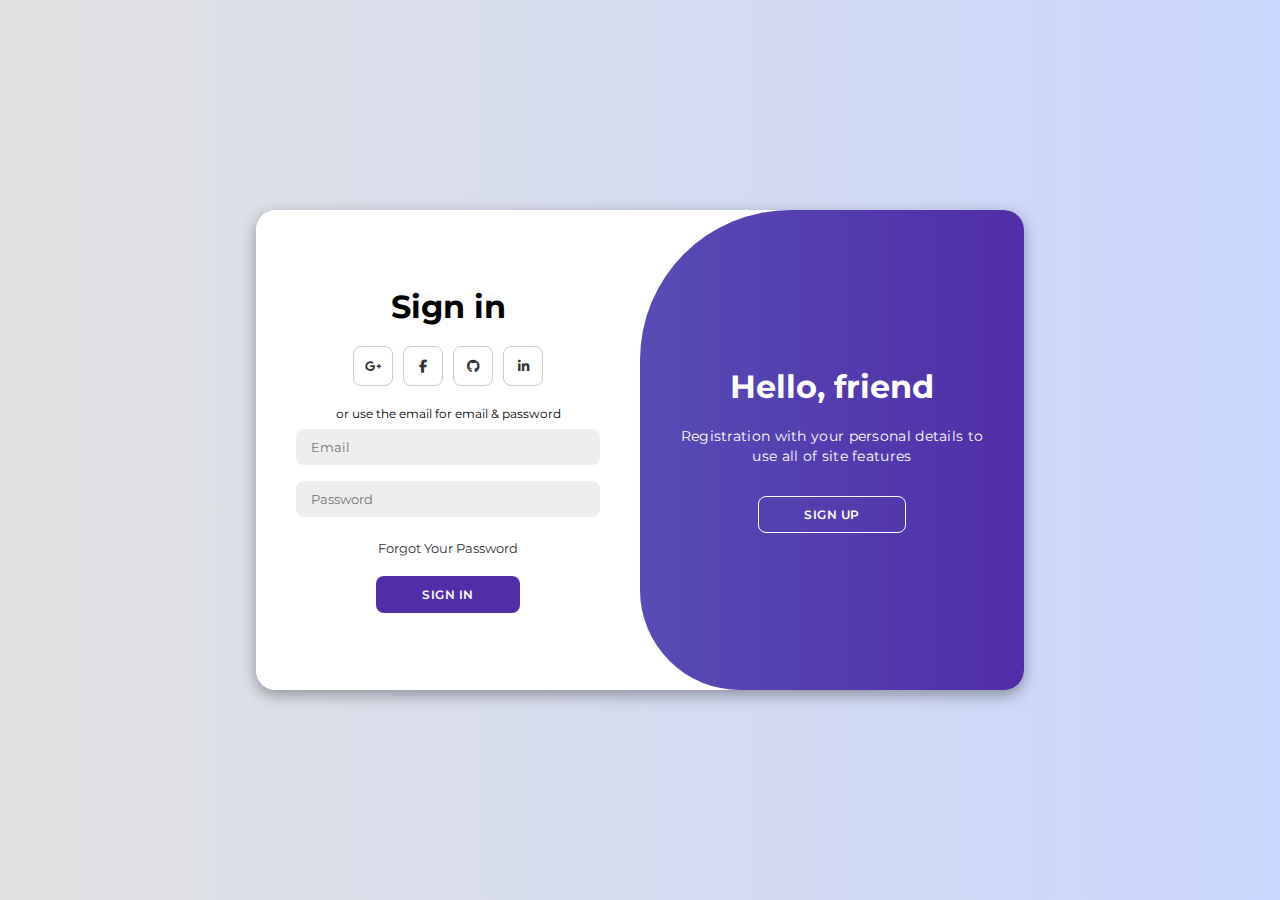
<file: Membuat login modern/index.html>
<!DOCTYPE html>
<html lang="en">
<head>
    <meta charset="UTF-8">
    <meta name="viewport" content="width=device-width, initial-scale=1.0">
    <link rel="stylesheet" href="style.css">
    <link rel="stylesheet" href="https://cdnjs.cloudflare.com/ajax/libs/font-awesome/6.5.1/css/all.min.css">
    <title>Modern Log In</title>
</head>
<body>
    
    <div class="container" id="container">

        <div class="form-container sign-up">
            <form action="">
                <h1>Create Acount</h1>
                <div class="social-icon">
                    <a href="#" class="icon"><i class="fa-brands fa-google-plus-g"></i></a>
                    <a href="#" class="icon"><i class="fa-brands fa-facebook-f"></i></a>
                    <a href="#" class="icon"><i class="fa-brands fa-github"></i></a>
                    <a href="#" class="icon"><i class="fa-brands fa-linkedin-in"></i></a>
                </div>
                <span>or use the email for registration</span>
                <input type="text" placeholder="Name">
                <input type="email" placeholder="Email">
                <input type="password" placeholder="Password">
                <button>Sign up</button>
            </form>
        </div>

        <div class="form-container sign-in">
            <form action="">
                <h1>Sign in</h1>
                <div class="social-icon">
                    <a href="#" class="icon"><i class="fa-brands fa-google-plus-g"></i></a>
                    <a href="#" class="icon"><i class="fa-brands fa-facebook-f"></i></a>
                    <a href="#" class="icon"><i class="fa-brands fa-github"></i></a>
                    <a href="#" class="icon"><i class="fa-brands fa-linkedin-in"></i></a>
                </div>
                <span>or use the email for email & password</span>
                <input type="email" placeholder="Email">
                <input type="password" placeholder="Password">
                <a href="#">Forgot Your Password</a>
                <button>Sign in</button>
            </form>
        </div>

        <div class="toogle-container">
            <div class="toogle">
                <div class="toogle-panel toogle-left">
                    <h1>Welcome back</h1>
                    <p>Enter your personal details to use all of site features</p>
                    <button class="hidden" id="login">Sign In</button>
                </div>
                <div class="toogle-panel toogle-right">
                    <h1>Hello, friend</h1>
                    <p>Registration with your personal details to use all of site features</p>
                    <button class="hidden" id="register">Sign Up</button>
                </div>
            </div>
        </div>

    </div>

    <script src="script.js"></script>
</body>
</html>
</file>
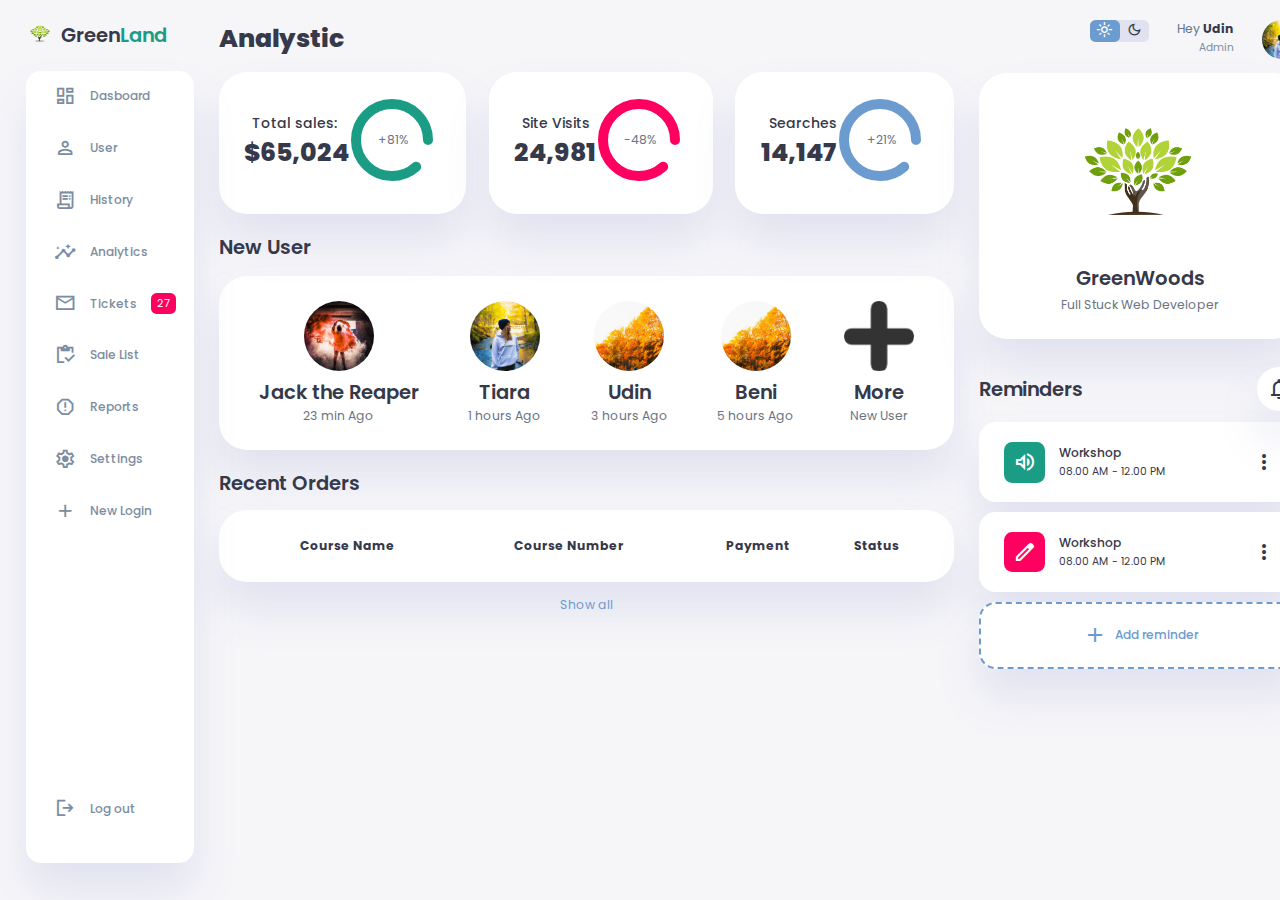
<file: responsive web/index.html>
<!DOCTYPE html>
<html lang="en">
<head>
    <meta charset="UTF-8">
    <meta name="viewport" content="width=device-width, initial-scale=1.0">
    <link href="https://fonts.googleapis.com/css2?family=Material+Symbols+Sharp" rel="stylesheet" />
    <link rel="stylesheet" href="https://fonts.googleapis.com/css2?family=Material+Symbols+Outlined:opsz,wght,FILL,GRAD@24,400,0,0" />
    <link rel="stylesheet" href="style.css">
    <title>Responsive Dasboard 1</title>
</head>
<body>
    
    <div class="container">
        <!-- SideBar -->
        <aside>
            <div class="toggle">
                <div class="logo">
                    <img src="img/greenwoods.png" alt="">
                    <h2>Green<span class="success">Land</span></h2>

                    <div class="close" id="close-btn">
                        <span class="material-symbols-sharp">
                            close
                        </span>
                    </div>
                </div>
            </div>

            <div class="sidebar">
                <a href="#">
                    <span class="material-symbols-sharp">
                        dashboard
                    </span>
                    <h3>Dasboard</h3>
                </a>
                <a href="#">
                    <span class="material-symbols-sharp">
                        person_outline
                    </span>
                    <h3>User</h3>
                </a>
                <a href="#">
                    <span class="material-symbols-sharp">
                        receipt_long
                    </span>
                    <h3>History</h3>
                </a>
                <a href="#">
                    <span class="material-symbols-sharp">
                        insights
                    </span>
                    <h3>Analytics</h3>
                </a>
                <a href="#">
                    <span class="material-symbols-sharp">
                        mail_outline
                    </span>
                    <h3>Tickets</h3>
                    <div class="message-count">27</div>
                </a>
                <a href="#">
                    <span class="material-symbols-sharp">
                        inventory
                    </span>
                    <h3>Sale List</h3>
                </a>
                <a href="#">
                    <span class="material-symbols-sharp">
                        report
                    </span>
                    <h3>Reports</h3>
                </a>
                <a href="#">
                    <span class="material-symbols-sharp">
                        settings
                    </span>
                    <h3>Settings</h3>
                </a>

                <a href="#">
                    <span class="material-symbols-sharp">
                        add
                    </span>
                    <h3>New Login</h3>
                </a>
                <a href="#">
                    <span class="material-symbols-sharp">
                        logout
                    </span>
                    <h3>Log out</h3>
                </a>
            </div>
        </aside>
    <!-- Akhir Sidebar -->

    <!-- Main Content -->
    <main>
        <h1>Analystic</h1>
        <!-- analyses -->
        <div class="analyse">
            <div class="sales">
                <div class="status">
                    <div class="info">
                        <h3>Total sales: </h3>
                        <h1>$65,024</h1>
                    </div>
                    <div class="progress">
                        <svg>
                            <circle cx="38" cy="38" r="36"></circle>
                        </svg>
                        <div class="percentage">
                            <p>+81%</p>
                        </div>
                    </div>
                </div>
            </div>

            <div class="visits">
                <div class="status">
                    <div class="info">
                        <h3>Site Visits</h3>
                        <h1>24,981</h1>
                    </div>
                    <div class="progress">
                        <svg>
                            <circle cx="38" cy="38" r="36"></circle>
                        </svg>
                        <div class="percentage">
                            <p>-48%</p>
                        </div>
                    </div>
                </div>
            </div>

            <div class="searches">
                <div class="status">
                    <div class="info">
                        <h3>Searches</h3>
                        <h1>14,147</h1>
                    </div>
                    <div class="progress">
                        <svg>
                            <circle cx="38" cy="38" r="36"></circle>
                        </svg>
                        <div class="percentage">
                            <p>+21%</p>
                        </div>
                    </div>
                </div>
            </div>
        </div>
        <!-- End of Analystics -->

        <!-- new User -->
        <div class="new-user">
            <h2>New User</h2>
            <div class="user-list">
                <div class="user">
                    <img src="img/cool.jpg" alt="">
                    <h2>Jack the Reaper</h2>
                    <p>23 min Ago</p>
                </div>
                <div class="user">
                    <img src="img/cool 2.jpg" alt="">
                    <h2>Tiara</h2>
                    <p>1 hours Ago</p>
                </div>
                <div class="user">
                    <img src="img/cool 3.jpg" alt="">
                    <h2>Udin</h2>
                    <p>3 hours Ago</p>
                </div>
                <div class="user">
                    <img src="img/cool 3.jpg" alt="">
                    <h2>Beni</h2>
                    <p>5 hours Ago</p>
                </div>
                <div class="user">
                    <img src="img/plus.png" alt="">
                    <h2>More</h2>
                    <p>New User</p>
                </div>
            </div>
        </div>
        <!-- End New User -->

        <!-- Recent Orders Table -->
        <div class="recent-orders">
            <h2>Recent Orders</h2>
            <table>
                <thead>
                    <tr>
                        <th>Course Name</th>
                        <th>Course Number</th>
                        <th>Payment</th>
                        <th>Status</th>
                        <th></th>
                    </tr>
                </thead>
                <tbody></tbody>
            </table>
            <a href="#">Show all</a>
        </div>

    </main>
    <!-- End of main -->

    <!-- Right Section -->
    <div class="right-section">
        <div class="nav">
            <button id="menu-btn">
                <span class="material-symbols-outlined">
                    menu
                </span>
            </button>
            <div class="dark-mode" id="darkMode">
                <span class="material-symbols-outlined active">
                    light_mode
                </span>
                <span class="material-symbols-outlined">
                    dark_mode
                </span>
            </div>


            <div class="profile">
                <div class="info">
                    <p>Hey <b>Udin</b></p>
                    <small class="text-muted">Admin</small>
                </div>
                <div class="profile-photo">
                    <img src="img/cool 2.jpg" alt="">
                </div>
            </div>

        </div>
        <!-- End Nav -->

        <div class="user-profile">
            <div class="logo">
                <img src="img/greenwoods.png">
                <h2>GreenWoods</h2>
                <p>Full Stuck Web Developer</p>
            </div>
        </div>

        <div class="reminder">
            <div class="header">
                <h2>Reminders</h2>
                <span class="material-symbols-outlined">
                    notifications
                    </span>
            </div>

            <div class="notification">
                <div class="icon">
                    <span class="material-symbols-outlined">
                        volume_up
                    </span>
                </div>
                <div class="content">
                    <div class="info">
                        <h3>Workshop</h3>
                        <small class="text_muted">
                            08.00 AM - 12.00 PM
                        </small>
                    </div>
                    <span class="material-symbols-outlined">
                        more_vert
                    </span>
                </div>
            </div>

           

            <div class="notification deactive">
                <div class="icon">
                    <span class="material-symbols-outlined">
                        edit
                    </span>
                </div>
                <div class="content">
                    <div class="info">
                        <h3>Workshop</h3>
                        <small class="text_muted">
                            08.00 AM - 12.00 PM
                        </small>
                    </div>
                    <span class="material-symbols-outlined">
                        more_vert
                    </span>
                </div>
            </div>

            <div class="notification add-reminder">
                <div>
                    <span class="material-symbols-outlined">
                        add
                    </span>
                    <h3>Add reminder</h3>
                </div>
    
            </div>
        </div>

    </div>

    <script src="orders.js"></script>
    <script src="index.js"></script>
</body>
</html>
</file>
<file: Membuat login modern/style.css>
@import url('https://fonts.googleapis.com/css2?family=Montserrat:ital,wght@0,200;0,300;0,400;1,400&display=swap');

* {
    margin: 0;
    padding: 0;
    box-sizing: border-box;
    font-family: 'Montserrat', sans-serif;
}

body{
    background-color: #c9d6ff;
    background: linear-gradient(to right, #e2e2e2, #c9d6ff);
    display: flex;
    align-items: center;
    justify-content: center;
    flex-direction: column;
    height: 100vh;
}

.container {
    background-color: #fff;
    border-radius: 20px;
    box-shadow: 0px 5px 15px rgba(0, 0, 0, 0.35);
    position: relative;
    overflow: hidden;
    width: 768px;
    max-width: 100%;
    min-height: 480px;
}

.container p{
    font-size: 14px;
    line-height: 20px;
    letter-spacing: 0.3px;
    margin: 20px 0;
}

.container span{
    font-size: 12px;
}

.container a{
    color: #333;
    font-size: 13px;
    text-decoration: none;
    margin: 15px 0 10px;
}

.container button{
    background-color: #512da8;
    color: #fff;
    font-size: 12px;
    padding: 10px 45px;
    border: 1px solid transparent;
    border-radius: 8px;
    font-weight: 600;
    letter-spacing: 0.5px;
    text-transform: uppercase;
    margin-top: 10px;
    cursor: pointer;
}

.container button.hidden{
    background-color: transparent;
    border:1px solid #fff;
}

.container form{
    background-color: #fff;
    display: flex;
    align-items: center;
    justify-content: center;
    flex-direction: column;
    padding: 0 40px;
    height: 100%;
}

.container input{
    background-color: #eee;
    border: none;
    margin: 8px 0;
    padding: 10px 15px;
    font-size: 13px;
    border-radius: 8px;
    width: 100%;
    outline: none;
}

.form-container{
    position: absolute;
    top: 0;
    height: 100%;
    transition: all 0.6s ease-in-out;
}

.sign-in{
    left: 0;
    width: 50%;
    z-index: 2;
}

.container.active .sign-in{
    transform: translate(100%);
}

.sign-up{
    left: 0;
    width: 50%;
    opacity: 0;
    z-index: 1;
}

.container.active .sign-up{
    transform: translate(100%);
    opacity: 1;
    z-index: 5;
    animation: move 0.6s;
}

@keyframes move{
    0%, 49.99%{
        opacity: 0;
        z-index: 1;
    }
    50%, 100%{
        opacity: 1;
        z-index: 5;
    }
}

.social-icon{
    margin: 20px 0;
}

.social-icon a{
    border: 1px solid #ccc;
    border-radius: 20%;
    display: inline-flex;
    justify-content: center;
    align-items: center;
    margin: 0 3px;
    width: 40px;
    height: 40px;
}

.toogle-container {
    position: absolute;
    top: 0;
    width: 50%;
    left: 50%;
    height: 100%;
    overflow: hidden;
    transition: all 0.6s ease-in-out;
    border-radius: 150px 0 0 100px;
    z-index: 1000;
}

.container.active .toogle-container{
    transform: translateX(-100%);
    border-radius: 0 150px 100px 0;
}

.toogle{
    background-color: #512da8;
    height: 100%;
    background: linear-gradient(to right, #5c6bc0, #512da8);
    color: #fff;
    position: relative;
    left: -100%;
    height: 100%;
    width: 200%;
    transform: translate(0);
    transition: all 0.6s ease-in-out;
}

.container.active .toogle{
    transform: translateX(50%);
}

.toogle-panel{
    position: absolute;
    width: 50%;
    height: 100%;
    display: flex;
    align-items: center;
    justify-content: center;
    flex-direction: column;
    padding: 0 30px;
    text-align: center;
    top: 0;
    transform: translateX(0);
    transition: all 0.6s ease-in-out;
}

.toogle-left{
    transform: translateX(-200%);
}

.container.active .toogle-left{
    transform: translateX(0);
}

.toogle-right{
    right: 0;
    transform: translateX(0);
}

.container.active .toogle-right{
    transform: translateX(200%);
}
</file>
<file: responsive web/style.css>
@import url('https://fonts.googleapis.com/css2?family=Poppins:ital,wght@0,300;0,400;1,200;1,300;1,500&display=swap');

:root{
    --color-primary: #6C9BCF;
    --color-danger: #FF0060;
    --color-success: #1B9C85;
    --color-warning: #F7D060;
    --color-white: #fff;
    --color-info-dark: #7d8da1;
    --color-dark: #363949;
    --color-light: rgba(132, 139, 200, 0.18);
    --color-dark-variant: #677483;
    --color-background: #f6f6f9;

    --card-border-radius: 2rem;
    --border-radius-1: 0.4rem;
    --border-radius-2: 1.2rem;

    --card-padding: 1.8rem;
    --padding-1: 1.2rem;

    --box-shadow: 0 2rem 3rem var(--color-light);
}

.dark-mode-variables{
    --color-background: #181a1e;
    --color-white: #202528;
    --color-dark: #edeffd;
    --color-dark-variant: #a3bdcc;
    --color-light: rgba(0, 0, 0, 0.4);
    --box-shadow: 0 2rem 3rem var(--color-light);
}

*{
    margin: 0;
    padding: 0;
    appearance: 0;
    outline: 0;
    border: 0;
    text-decoration: none;
    box-sizing: border-box;
}

html{
    font-size: 14px;
}

body{
    width: 100vw;
    height: 100vh;
    font-family: 'Poppins', sans-serif;
    font-size: 0.88rem;
    user-select: none;
    overflow-x: none;
    color: var(--color-dark);
    background-color: var(--color-background);
}

a{
    color: var(--color-dark);
}

img{
    display: block;
    width: 100%;
    object-fit: cover;
}

h1{
    font-weight: 800;
    font-size: 1.8rem;
}

h2{
    font-weight: 600;
    font-size: 1.4rem;
}

h3{
    font-weight: 500;
    font-size: 0.87rem;
}

small{
    font-size: 0.76rem;
}

p{
    color: var(--color-dark-variant);
}

b{
    color: var(--color-dark);
}

.text-muted{
    color: var(--color-info-dark);
}

.primary{
    color: var(--color-primary);
}

.danger{
    color: var(--color-danger);
}

.success{
    color: var(--color-success);
}

.warning{
    color: var(--color-warning);
}

.container{
    display: grid;
    width: 96%;
    margin: 0 auto;
    gap: 1.8rem;
    grid-template-columns: 12rem auto 23rem;
}

aside{
    height: 100vh;
}

aside .toggle{
    display: flex;
    align-items: center;
    justify-content: space-between;
    margin-top: 1.4rem;
}

aside .toggle .logo{
    display: flex;
    gap: 0.5rem;
}

aside .toggle .logo img{
    width: 2rem;
    height: 2rem;
}

aside .toggle .close{
    padding-right: 1rem;
    display: none;
}

aside .sidebar{
    display: flex;
    flex-direction: column;
    background-color: var(--color-white);
    box-shadow: var(--box-shadow);
    border-radius: 15px;
    height: 88vh;
    position: relative;
    top: 1.5rem;
    transition: all 0.3 ease;
}

aside .sidebar:hover{
    box-shadow: none;
}

aside .sidebar a{
    display: flex;
    align-items: center;
    color: var(--color-info-dark);
    height: 3.7rem;
    gap: 1rem;
    position: relative;
    margin-left: 2rem;
    transition: all 0.3s ease;
}

aside .sidebar a span{
    font-size: 1.6rem;
    transition: all 0.3s ease;
}

aside .sidebar a:last-child{
    position: absolute;
    bottom: 2rem;
    width: 100%;
}

aside .sidebar a.active{
    width: 100%;
    color: var(--color-primary);
    background-color: var(--color-light);
    margin-left: 0;
}

aside .sidebar a.active::before{
    content: '';
    width: 6px;
    height: 18px;
    background-color: var(--color-primary);
}

aside .sidebar a.active span{
    color: var(--color-primary);
    margin-left: calc(1rem - 3rem);
}

aside .sidebar a:hover{
    color: var(--color-primary);
}

aside .sidebar a:hover span{
    margin-left: 0.6rem;
}

aside .sidebar .message-count{
    background-color: var(--color-danger);
    padding: 2px 6px;
    color: var(--color-white);
    font-size: 11px;
    border-radius: var(--border-radius-1);
}

/* Main Content analyse*/
main{
    margin-top: 1.4rem;
}

main .analyse{
    display: grid;
    grid-template-columns: repeat(3, 1fr);
    gap: 1.6rem;
}

main .analyse > div{
    background-color: var(--color-white);
    padding: var(--card-padding);
    border-radius: var(--card-border-radius);
    margin-top: 1rem;
    box-shadow: var(--box-shadow);
    cursor: pointer;
    transition: all 0.3s ease;
}

main .analyse > div:hover{
    box-shadow: none;
}

main .analyse > div .status{
    display: flex;
    align-items: center;
    justify-content: space-between;
}

main .analyse h3{
    margin-left: 0.6rem;
    font-size: 1rem;
}

main .analyse .progress{
    position: relative;
    width: 92px;
    height: 92px;
    border-radius: 50%;
}

main .analyse svg{
    width: 7rem;
    height: 7rem;
}

main .analyse svg circle{
    fill: none;
    stroke-width: 10;
    stroke-linecap: round;
    transform: translate(5px, 5px);
}

main .analyse .sales svg circle{
    stroke: var(--color-success);
    stroke-dashoffset: -30; /*ini agar potongan itu bisa dipindahkan */
    stroke-dasharray: 200;  /*ini untuk memotong garis lingkaran biar ada celah */
}

main .analyse .visits svg circle{
    stroke: var(--color-danger);
    stroke-dashoffset: -30; 
    stroke-dasharray: 200;  
}

main .analyse .searches svg circle{
    stroke: var(--color-primary);
    stroke-dashoffset: -30;
    stroke-dasharray: 200;  
}

main .analyse .progress .percentage{
    position: absolute;
    top: -3px;
    left: -1px;
    display: flex;
    align-items: center;
    justify-content: center;
    height: 100%;
    width: 100%;
}

/* New User */
main .new-user{
    margin-top: 1.3rem;
}

main .new-user .user-list{
    background-color: var(--color-white);
    padding: var(--card-padding);
    border-radius: var(--card-border-radius);
    margin-top: 1rem;
    box-shadow: var(--box-shadow);
    display: flex;
    justify-content: space-around;
    flex-wrap: wrap;
    gap: 1.4rem;
    cursor: pointer;
    transition: all 0.3s ease;
}

main .new-user .user-list:hover{
    box-shadow: none;
}

main .new-user .user-list .user{
    display: flex;
    flex-direction: column;
    align-items: center;
    justify-content: center;
}

main .new-user .user-list .user img{
    width: 5rem;
    height: 5rem;
    margin-bottom: 0.4rem;
    border-radius: 50%;
}

main .recent-orders{
    margin-top: 1.3rem;
}

main .recent-orders h2{
    margin-bottom: 0.8rem;
}

main .recent-orders table{
    background-color: var(--color-white);
    width: 100%;
    padding: var(--card-padding);
    text-align: center;
    box-shadow: var(--box-shadow);
    border-radius: var(--card-border-radius);
    transition: all 0.3s ease;
}

main .recent-orders table:hover{
    box-shadow: none;
}

main table tbody td{
    height: 2.8rem;
    border-bottom: 1px solid var(--color-light);
    color: var(--color-dark-variant);
}

main table tbody tr:last-child td{
    border: none;
}

main .recent-orders a{
    text-align: center;
    display: block;
    margin: 1rem auto;
    color: var(--color-primary);
}
/* End Main */

/* Right Section */
.right-section{
    margin-top: 1.4rem;
}

.right-section .nav{
    display: flex;
    justify-content: end;
    gap: 2rem;
}

.right-section .nav button{
    display: none;
}

.right-section .dark-mode{
    background-color: var(--color-light);
    display: flex;
    justify-content: space-between;
    align-items: center;
    height: 1.6rem;
    width: 4.2rem;
    cursor: pointer;
    border-radius: var(--border-radius-1);
}

.right-section .dark-mode span{
    font-size: 1.2rem;
    width: 50%;
    height: 100%;
    display: flex;
    align-items: center;
    justify-content: center;
}

.right-section .dark-mode span.active{
    background-color: var(--color-primary);
    color: white;
    border-radius: var(--border-radius-1);
}

.right-section .nav .profile{
    display: flex;
    gap: 2rem;
    text-align: right;
}

.right-section .nav .profile .profile-photo{
    width: 2.8rem;
    height: 2.8rem;
    border-radius: 50%;
    overflow: hidden;
}

.right-section .user-profile{
    display: flex;
    justify-content: center;
    text-align: center;
    margin-top: 1rem;
    background-color: var(--color-white);
    padding: var(--card-padding);
    border-radius: var(--card-border-radius);
    box-shadow: var(--box-shadow);
    cursor: pointer;
    transition: all 0.3s ease;
}

.right-section .user-profile:hover{
    box-shadow: none;
}

.right-section .user-profile img{
    width: 11rem;
    height: auto;
    margin-bottom: 0.8rem;
    border-radius: 50%;
}

.right-section .user-profile h2{
    margin-bottom: 0.2rem;
}

.right-section .reminder{
    margin-top: 2rem;
}

.right-section .reminder .header{
    display: flex;
    align-items: center;
    justify-content: space-between;
    margin-bottom: 0.8rem;
}

.right-section .reminder .header span{
    padding: 10px;
    box-shadow: var(--box-shadow);
    background-color: var(--color-white);
    border-radius: 50%;
}

.right-section .reminder .notification{
    background-color: var(--color-white);
    display: flex;
    align-items: center;
    gap: 1rem;
    margin-bottom: 0.7rem;
    padding: 1.4rem var(--card-padding);
    border-radius: var(--border-radius-2);
    box-shadow: var(--box-shadow);
    cursor: pointer;
    transition: all 0.3s ease;
}

.right-section .reminder .notification:hover{
    box-shadow: none;
}

.right-section .reminder .notification .content{
    display: flex;
    justify-content: space-between;
    align-items: center;
    margin: 0;
    width: 100%;
}

.right-section .reminder .notification .icon{
    padding: 0.6rem;
    color: var(--color-white);
    background-color: var(--color-success);
    border-radius: 20%;
    display: flex;
}

.right-section .reminder .notification.deactive .icon{
    background-color: var(--color-danger);
}

.right-section .reminder .add-reminder{
    background-color: var(--color-white);
    border: 2px dashed var(--color-primary);
    color: var(--color-primary);
    display: flex;
    align-items: center;
    justify-content: center;
    cursor: pointer;
}

.right-section .reminder .add-reminder:hover{
    background-color: var(--color-primary);
    color: var(--color-white);
}

.right-section .reminder .add-reminder div{
    display: flex;
    align-items: center;
    gap: 0.6rem;
}

@media screen and (max-width : 1200px) {
    .container{
        width: 95%;
        grid-template-columns: 7rem auto 23rem;
    }

    aside .logo h2{
        display: none;
    }

    aside .sidebar h3{
        display: none;
    }

    aside .sidebar a{
        width: 5.6rem;
    }

    aside .sidebar a:last-child{
        position: relative;
        margin-top: 1.8rem;
    }

    main .analyse {
        grid-template-columns: 1fr;
        gap: 0;
    }

    main .new-user .user-list .user{
        flex-basis: 40%;
    }

    main .recent-orders{
        width: 94%;
        position: absolute;
        left: 50%;
        transform: translateX(-50%);
        margin: 2rem 0 0 0.8rem;
    }

    main .recent-orders table{
        width: 83vw;
    }

    main table thead tr th:last-child, main table thead tr th:first-child{
        display: none;
    }

    main table tbody tr td:last-child, main table tbody tr td:first-child{
        display: none;
    }
}

@media screen and (max-width : 768px){
    .container{
        width: 100%;
        grid-template-columns: 1fr;
        padding: var(--padding-1);
    }

    aside{
        position: fixed;
        background-color: var(--color-white);
        width: 15rem;
        z-index: 3;
        box-shadow: 1rem 3rem 4rem var(--color-light);
        height: 100vh;
        left: -100%;
        display: none;
        animation: showMenu 0.4s ease forwards;
    }

    @keyframes showMenu {
        to{
            left: 0;
        }
    }

    aside .logo{
        margin-left: 1rem;
    }

    aside .logo h2{
        display: inline;
    }

    aside .sidebar h3{
        display: inline;
    }

    aside .sidebar a{
        width: 100%;
        height: 3.4rem;
    }

    aside .sidebar a:last-child{
        position: absolute;
        bottom: 5rem;
    }

    aside .toggle .close{
        display: inline-block;
        cursor: pointer;
    }

    main{
        margin-top: 8rem;
        padding: 0.1rem;
    }

    main .new-user .user-list .user{
        flex-basis: 35%;
    }

    main .recent-orders{
        position: relative;
        margin: 3rem 0 0 0;
        width: 100%;
    }

    main .recent-orders table{
        width: 100%;
        margin: 0;
    }

    .right-section{
        width: 94%;
        margin: 0 auto 4rem;
    }

    .right-section .nav{
        position: fixed;
        top: 0;
        left: 0;
        align-items: center;
        background-color: var(--color-white);
        padding: 0 var(--padding-1);
        height: 4.6rem;
        width: 100%;
        z-index: 2;
        box-shadow: 0 1rem 1rem var(--color-light);
        margin: 0;
    }

    .right-section .nav .dark-mode{
        width: 4.4rem;
        position: absolute;
        left: 66%;
    }

    .right-section .profile .info{
        display: none;
    }

    .right-section .nav button{
        display: inline-block;
        background-color: transparent;
        cursor: pointer;
        color: var(--color-dark);
        position: absolute;
        left: 1rem;
    }

    .right-section .nav button span{
        font-size: 2rem;
    }
}
</file>
